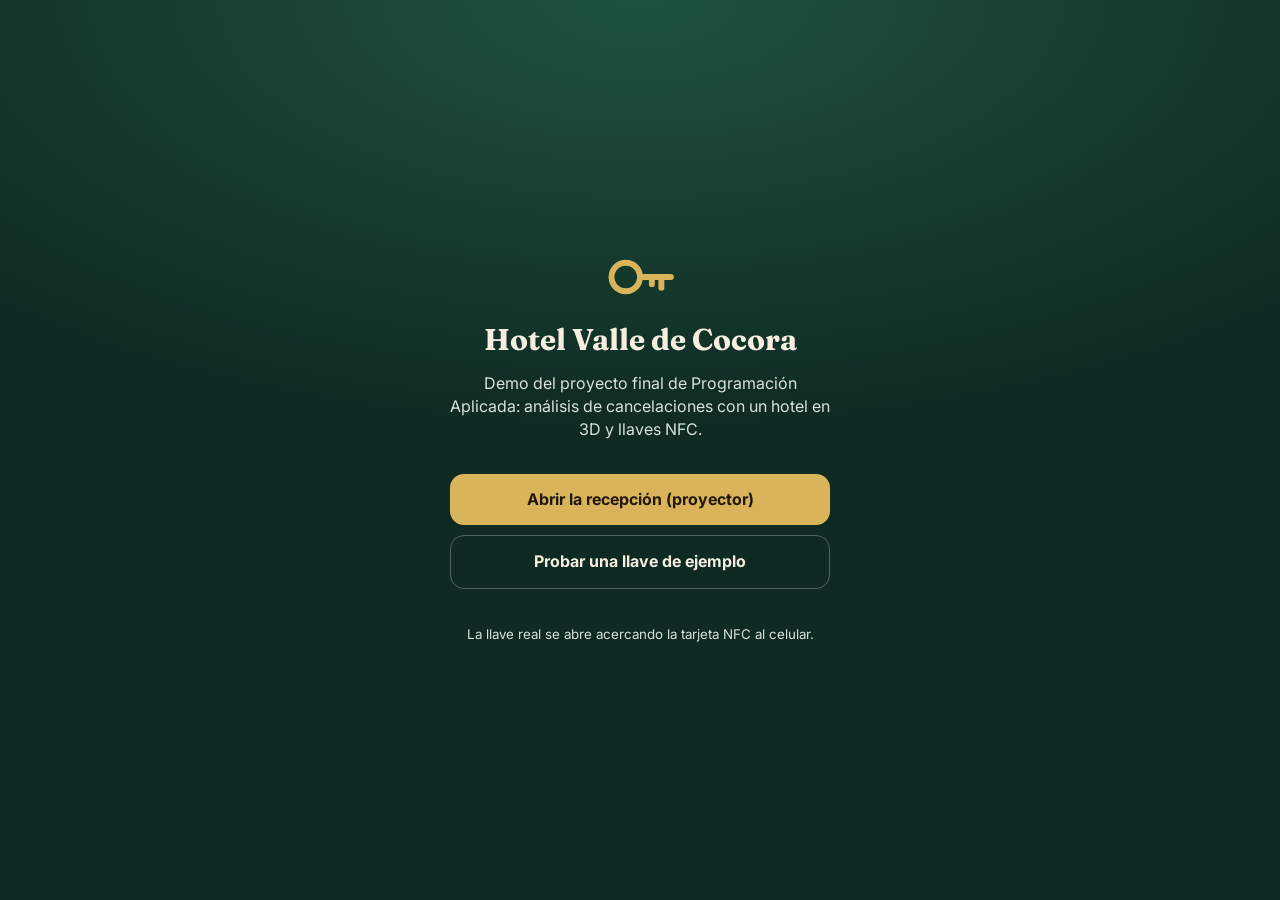
<file: index.html>
<!doctype html>
<html lang="es">
<head>
<meta charset="utf-8">
<meta name="viewport" content="width=device-width,initial-scale=1,maximum-scale=1,user-scalable=no,viewport-fit=cover">
<meta name="theme-color" content="#0f2a22">
<title>Tu llave · Hotel Valle de Cocora</title>
<link rel="preconnect" href="https://fonts.googleapis.com">
<link href="https://fonts.googleapis.com/css2?family=Fraunces:opsz,wght@9..144,500;9..144,700&family=Inter:wght@400;500;600;700&display=swap" rel="stylesheet">
<link rel="stylesheet" href="css/huesped.css">
<script type="importmap">{ "imports": { "three": "./js/vendor/three.module.js" } }</script>
<script src="js/vendor/supabase.js"></script>
</head>
<body>
<canvas id="lienzo"></canvas>

<!-- Pantallas -->
<section class="pantalla" id="p-carga">
  <div class="centro">
    <div class="llave-anim" aria-hidden="true"><svg viewBox="0 0 64 64"><circle cx="20" cy="32" r="12" fill="none" stroke="currentColor" stroke-width="5"/><path d="M32 32h26M50 32v9M42 32v6" stroke="currentColor" stroke-width="5" stroke-linecap="round" fill="none"/></svg></div>
    <h1>Hotel Valle de Cocora</h1>
    <p id="carga-txt">Leyendo tu llave…</p>
  </div>
</section>

<section class="pantalla" id="p-inactiva" hidden>
  <div class="centro">
    <div class="candado" aria-hidden="true">🔒</div>
    <h1>Llave inactiva</h1>
    <p>Acércate a recepción para que activen tu llave.</p>
    <p class="chico" id="inactiva-num"></p>
    <div class="espera"><span></span><span></span><span></span></div>
    <button class="sec" id="btn-demo" hidden>Recorrer en modo demostración</button>
  </div>
</section>

<section class="pantalla" id="p-bienvenida" hidden>
  <div class="centro tarjeta-bienvenida">
    <p class="sobre">Llave activada ✓</p>
    <h1 id="bv-nombre">¡Hola!</h1>
    <div class="ficha">
      <div class="hab"><span>Habitación</span><b id="bv-hab">—</b></div>
      <div class="fila"><span>Ubicación</span><b id="bv-ubic">—</b></div>
      <div class="fila"><span>Tipo</span><b id="bv-tipo">—</b></div>
      <div class="fila"><span>Estadía</span><b id="bv-noches">—</b></div>
    </div>
    <p class="chico">Camina por el hotel hasta tu habitación. Cuando estés a 30 m, alguien muy especial te mostrará el camino.</p>
    <button id="btn-empezar">Comenzar recorrido</button>
  </div>
</section>

<section class="pantalla transparente" id="p-final" hidden>
  <div class="centro tarjeta-bienvenida exito">
    <div class="check" aria-hidden="true">✓</div>
    <h1>¡Ya estás en la <span id="fin-hab"></span>!</h1>
    <p>Check-in completado y pago registrado. Disfruta tu estadía en el Valle de Cocora.</p>
    <button id="btn-seguir">Seguir explorando</button>
  </div>
</section>

<!-- Interfaz del recorrido -->
<div class="hud" id="hud" hidden>
  <div class="guia" id="guia">
    <div class="flecha" id="flecha" aria-hidden="true"><svg viewBox="0 0 40 40"><path d="M20 3 L33 33 L20 26 L7 33 Z" fill="currentColor"/></svg></div>
    <div class="txt">
      <small id="guia-titulo">Habitación</small>
      <b id="guia-texto">Entra al hotel</b>
    </div>
    <div class="dist"><b id="guia-dist">—</b><small>metros</small></div>
  </div>
  <canvas id="minimapa" width="240" height="240"></canvas>
  <div class="joystick" id="joystick"><div class="perilla" id="perilla"></div></div>
  <p class="ayuda" id="ayuda">Mueve con el círculo · arrastra para mirar</p>
  <button class="llevame" id="btn-llevame" aria-pressed="false">🚶 Llévame</button>
  <div class="hoja-puerta" id="hoja-puerta" hidden>
    <p><b id="hp-titulo">Estás frente a tu puerta</b><span>Toca el botón o acerca otra vez tu tarjeta al celular.</span></p>
    <button id="btn-abrir">🔑 Abrir con mi llave</button>
  </div>
  <div class="aviso" id="aviso" hidden></div>
</div>

<script type="module" src="js/huesped.js"></script>
</body>
</html>
</file>
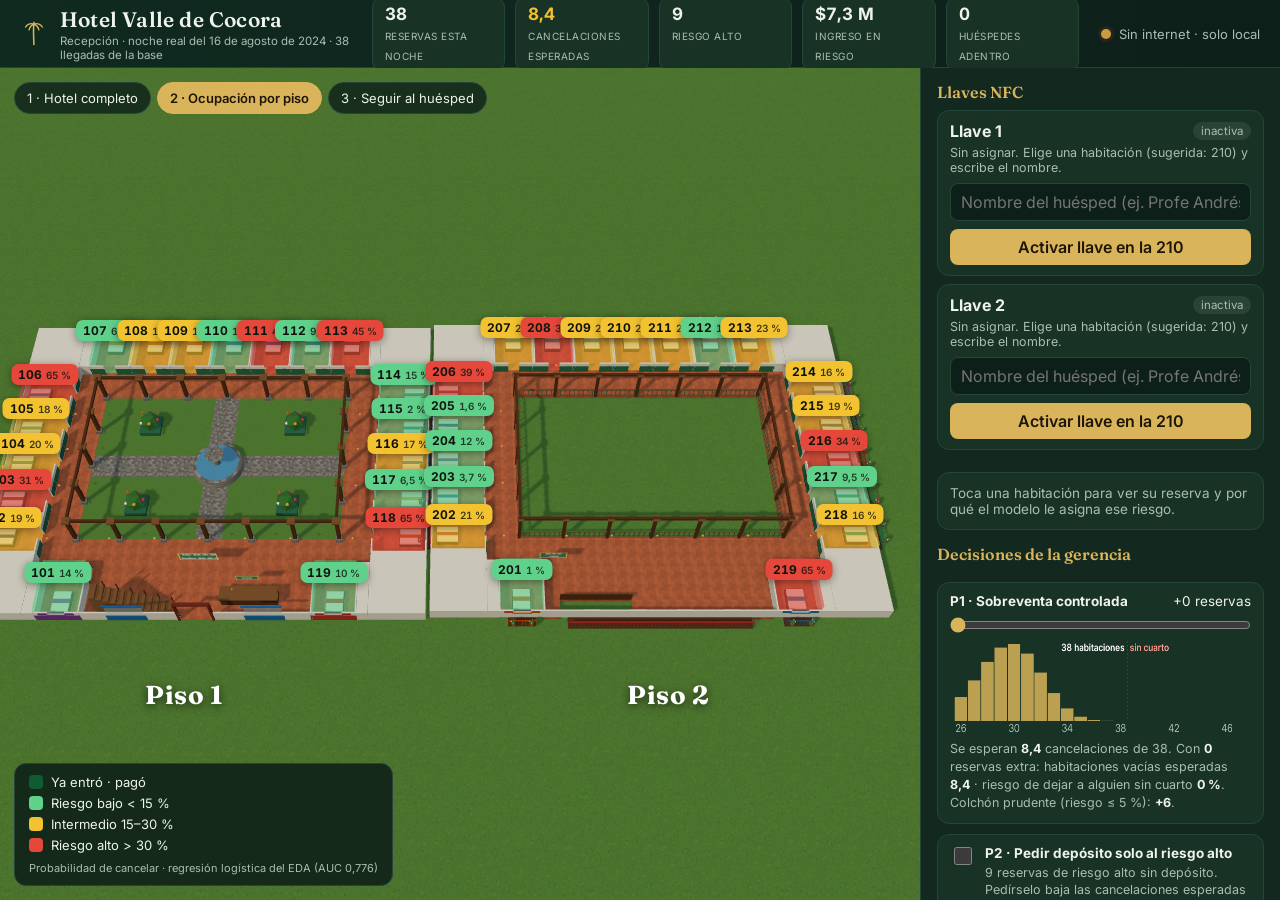
<file: recepcion.html>
<!doctype html>
<html lang="es">
<head>
<meta charset="utf-8">
<meta name="viewport" content="width=device-width,initial-scale=1">
<title>Recepción · Hotel Valle de Cocora</title>
<link rel="preconnect" href="https://fonts.googleapis.com">
<link href="https://fonts.googleapis.com/css2?family=Fraunces:opsz,wght@9..144,500;9..144,700&family=Inter:wght@400;500;600;700&display=swap" rel="stylesheet">
<link rel="stylesheet" href="css/recepcion.css">
<script type="importmap">{ "imports": { "three": "./js/vendor/three.module.js" } }</script>
<script src="js/vendor/supabase.js"></script>
<script src="js/vendor/qrcode.js"></script>
</head>
<body>
<header class="barra">
  <div class="marca">
    <svg viewBox="0 0 40 40" class="logo" aria-hidden="true"><path d="M20 4c-1 6-1 12 0 32" stroke="currentColor" stroke-width="2.2" fill="none"/><path d="M20 6c-5-2-10 0-12 4M20 6c5-2 10 0 12 4M20 6c-3 1-6 4-7 8M20 6c3 1 6 4 7 8M20 6c0-2 0-3 0-3" stroke="currentColor" stroke-width="2" fill="none" stroke-linecap="round"/></svg>
    <div>
      <h1>Hotel Valle de Cocora</h1>
      <p id="subtitulo">Recepción · cargando…</p>
    </div>
  </div>
  <div class="kpis" id="kpis"></div>
  <div class="conexion" id="conexion"><span class="punto"></span><span>Conectando…</span></div>
</header>

<main class="principal">
  <section class="escena" id="escena">
    <canvas id="lienzo"></canvas>
    <div id="etiquetas" class="etiquetas"></div>
    <div class="vistas">
      <button data-vista="hotel">1 · Hotel completo</button>
      <button data-vista="explotada" class="activo">2 · Ocupación por piso</button>
      <button data-vista="seguir">3 · Seguir al huésped</button>
    </div>
    <div class="leyenda">
      <div><i style="--c:var(--checkin)"></i>Ya entró · pagó</div>
      <div><i style="--c:var(--bajo)"></i>Riesgo bajo &lt; 15 %</div>
      <div><i style="--c:var(--medio)"></i>Intermedio 15–30 %</div>
      <div><i style="--c:var(--alto)"></i>Riesgo alto &gt; 30 %</div>
      <div class="nota">Probabilidad de cancelar · regresión logística del EDA (AUC 0,776)</div>
      <div class="nota solo-realidad">Realidad: ✓ llegó · ✕ canceló</div>
    </div>
    <div class="toasts" id="toasts"></div>
    <div class="celebracion" id="celebracion" hidden><div class="sello">✓</div><b id="cel-titulo"></b><span id="cel-sub"></span></div>
  </section>

  <aside class="panel">
    <section class="tarjeta-bloque">
      <h2>Llaves NFC</h2>
      <div id="tarjetas"></div>
    </section>

    <section class="detalle" id="detalle">
      <p class="vacio">Toca una habitación para ver su reserva y por qué el modelo le asigna ese riesgo.</p>
    </section>

    <section class="decisiones">
      <h2>Decisiones de la gerencia</h2>
      <div class="decision">
        <div class="titulo"><b>P1 · Sobreventa controlada</b><span id="p1-valor"></span></div>
        <input type="range" id="extra" min="0" max="15" value="0" aria-label="Reservas extra aceptadas">
        <canvas id="p1-graf" width="720" height="190" aria-label="Distribución de huéspedes que llegan"></canvas>
        <div class="p1-res" id="p1-res"></div>
      </div>
      <label class="decision interruptor">
        <input type="checkbox" id="esc-deposito">
        <span><b>P2 · Pedir depósito solo al riesgo alto</b><small id="p2-res"></small></span>
      </label>
      <label class="decision interruptor">
        <input type="checkbox" id="esc-politica">
        <span><b>P3 · Booking y Airbnb: Flexible → Moderada</b><small id="p3-res"></small></span>
      </label>
      <button class="revelar" id="revelar">Revelar qué pasó en la realidad</button>
      <div class="realidad" id="realidad"></div>
    </section>

    <footer class="pie">
      <button id="btn-como">¿Cómo funciona?</button>
      <button id="btn-completa">Pantalla completa</button>
      <button id="btn-qr">Código QR de respaldo</button>
      <button id="btn-simular">Simular celular</button>
      <button id="btn-reiniciar" class="peligro">Reiniciar demo</button>
    </footer>
  </aside>
</main>

<div class="modal" id="modal-qr" hidden>
  <div class="caja">
    <h2>Llave de respaldo</h2>
    <p>Si la tarjeta NFC falla, escanea este código con la cámara del celular.</p>
    <div class="qrs" id="qrs"></div>
    <button data-cerrar>Cerrar</button>
  </div>
</div>

<div class="modal" id="modal-como" hidden>
  <div class="caja como">
    <h2>¿Cómo funciona?</h2>
    <div class="flujo">
      <div class="paso"><b>1 · Tarjeta NFC</b><span>NTAG215 con un enlace grabado (<code>?t=1</code>). No guarda datos del huésped.</span></div>
      <div class="flecha-f">→</div>
      <div class="paso"><b>2 · Celular</b><span>Abre la llave en GitHub Pages. Three.js dibuja el hotel en 3D y guía al huésped.</span></div>
      <div class="flecha-f">⇄</div>
      <div class="paso"><b>3 · Tiempo real</b><span>Supabase Realtime: llave leída, posición 4 veces por segundo y check-in.</span></div>
      <div class="flecha-f">⇄</div>
      <div class="paso"><b>4 · Recepción</b><span>Asigna la llave, ve al huésped en vivo y pinta el semáforo de riesgo.</span></div>
    </div>
    <div class="flujo">
      <div class="paso ancho"><b>Modelo (del cuaderno, Paso 11)</b><span>Regresión logística con StandardScaler entrenada con llegadas hasta jun-2024 (AUC 0,776 en el año de prueba). Se exportan coeficientes, medias y escalas a JSON y el navegador calcula <code>p = 1 / (1 + e<sup>−z</sup>)</code>, con <code>z = b₀ + Σ βᵢ·(xᵢ − μᵢ)/σᵢ</code>. Da lo mismo que sklearn.</span></div>
      <div class="paso ancho"><b>Decisiones</b><span><b>P1:</b> la distribución exacta de huéspedes que llegan (Poisson-binomial) con k reservas extra. <b>P2 y P3:</b> se recalcula p cambiando el depósito o la política. Es una simulación con el modelo: muestra una asociación, no prueba causalidad.</span></div>
    </div>
    <button data-cerrar>Cerrar</button>
  </div>
</div>

<div class="celular-sim" id="celular-sim" hidden>
  <div class="marco"><iframe id="sim-frame" title="Celular simulado"></iframe></div>
  <button class="cerrar-sim" data-cerrar-sim>Cerrar simulación</button>
</div>

<script type="module" src="js/recepcion.js"></script>
</body>
</html>
</file>
<file: css/huesped.css>
:root {
  --verde: #0f2a22; --verde-2: #173d30; --crema: #f6efe1; --oro: #d9b45a; --texto: #1d2a22; --suave: #6b7a70;
  color-scheme: light;
}
* { box-sizing: border-box; -webkit-tap-highlight-color: transparent; }
html, body { margin: 0; height: 100%; overflow: hidden; background: var(--verde); font-family: Inter, system-ui, sans-serif; color: var(--crema);
  overscroll-behavior: none; user-select: none; -webkit-user-select: none; -webkit-touch-callout: none; }
#lienzo { position: fixed; inset: 0; width: 100%; height: 100%; display: block; touch-action: none; }
h1 { font-family: Fraunces, Georgia, serif; font-weight: 700; margin: .25em 0; font-size: 30px; line-height: 1.1; }
button { font: inherit; cursor: pointer; border: 0; border-radius: 14px; padding: 15px 22px; font-weight: 700; font-size: 16px; background: var(--oro); color: #22190a; width: 100%; }
button.sec { background: transparent; color: var(--crema); border: 1px solid #ffffff44; font-weight: 600; margin-top: 18px; }
[hidden] { display: none !important; }

.pantalla { position: fixed; inset: 0; z-index: 10; display: grid; place-items: center; padding: 24px;
  background: radial-gradient(120% 80% at 50% 0%, #1f5240 0%, var(--verde) 60%); text-align: center; }
.pantalla.transparente { background: #0f2a22aa; backdrop-filter: blur(3px); }
#p-inactiva, #p-bienvenida { background: radial-gradient(120% 80% at 50% 0%, #1f5240cc 0%, #0f2a22e0 65%); }
.centro { width: min(380px, 100%); }
.centro p { color: #d6e3da; line-height: 1.45; }
.chico { font-size: 13.5px; opacity: .85; }
.llave-anim { width: 76px; height: 76px; margin: 0 auto 6px; color: var(--oro); animation: girar 1.6s ease-in-out infinite; }
@keyframes girar { 50% { transform: rotate(-25deg) scale(1.08); } }
.candado { font-size: 64px; filter: grayscale(.2); }
.espera { display: flex; gap: 8px; justify-content: center; margin-top: 10px; }
.espera span { width: 9px; height: 9px; border-radius: 50%; background: var(--oro); animation: punto 1.2s infinite; }
.espera span:nth-child(2) { animation-delay: .2s; } .espera span:nth-child(3) { animation-delay: .4s; }
@keyframes punto { 50% { opacity: .2; transform: translateY(-4px); } }

.tarjeta-bienvenida { background: var(--crema); color: var(--texto); border-radius: 22px; padding: 24px 22px; box-shadow: 0 20px 60px #0008; animation: sube .5s ease-out; }
@keyframes sube { from { transform: translateY(24px); opacity: 0; } }
.tarjeta-bienvenida p { color: var(--suave); }
.tarjeta-bienvenida .sobre { margin: 0; color: #2f8f5b; font-weight: 700; font-size: 13px; letter-spacing: .4px; text-transform: uppercase; }
.ficha { background: #fff; border: 1px solid #e8dcc4; border-radius: 16px; padding: 14px 16px; margin: 14px 0; text-align: left; }
.ficha .hab { display: flex; justify-content: space-between; align-items: baseline; border-bottom: 1px dashed #e0d2b4; padding-bottom: 8px; margin-bottom: 6px; }
.ficha .hab b { font-family: Fraunces, Georgia, serif; font-size: 40px; color: #0f5b32; }
.ficha span { color: var(--suave); font-size: 13.5px; }
.ficha .fila { display: flex; justify-content: space-between; gap: 14px; padding: 3px 0; font-size: 14.5px; }
.ficha .fila b { text-align: right; }
.exito .check { width: 72px; height: 72px; margin: 0 auto; border-radius: 50%; background: #0f5b32; color: #fff; font-size: 42px; display: grid; place-items: center; animation: late 1s ease-out; }
@keyframes late { 0% { transform: scale(.3); } 60% { transform: scale(1.15); } }

/* HUD */
.hud { position: fixed; inset: 0; z-index: 5; pointer-events: none; }
.guia { position: absolute; top: max(12px, env(safe-area-inset-top)); left: 12px; right: 12px; display: flex; align-items: center; gap: 12px;
  background: #0f2a22e6; border: 1px solid #ffffff22; border-radius: 18px; padding: 10px 14px; box-shadow: 0 8px 24px #0006; transition: background .5s, border-color .5s; }
.guia.cerca { background: #2f9e44f0; border-color: #ffd23f; }
.guia .flecha { width: 44px; height: 44px; flex: none; color: var(--oro); transition: transform .15s linear; }
.guia.cerca .flecha { color: #ffd23f; }
.guia .txt { flex: 1; min-width: 0; }
.guia small { display: block; font-size: 12px; opacity: .8; }
.guia b { display: block; font-size: 16px; line-height: 1.2; }
.guia .dist { text-align: center; min-width: 54px; }
.guia .dist b { font-size: 26px; font-variant-numeric: tabular-nums; }
.guia .dist small { font-size: 10.5px; }
#minimapa { position: absolute; right: 12px; bottom: max(16px, env(safe-area-inset-bottom)); width: 120px; height: 120px; border-radius: 16px; background: #0f2a22d9; border: 1px solid #ffffff2a; }
.joystick { position: absolute; left: 22px; bottom: max(26px, env(safe-area-inset-bottom)); width: 124px; height: 124px; border-radius: 50%;
  background: #ffffff1c; border: 2px solid #ffffff55; backdrop-filter: blur(2px); }
.perilla { position: absolute; left: 50%; top: 50%; width: 54px; height: 54px; margin: -27px; border-radius: 50%; background: #f6efe1e6; box-shadow: 0 4px 12px #0006; }
.ayuda { position: absolute; left: 0; right: 0; bottom: 160px; text-align: center; font-size: 13px; text-shadow: 0 1px 4px #000; opacity: .9; margin: 0; transition: opacity 1s; }
.hoja-puerta { position: absolute; left: 12px; right: 12px; bottom: 170px; background: var(--crema); color: var(--texto); border-radius: 18px; padding: 14px; pointer-events: auto;
  box-shadow: 0 12px 40px #0008; animation: sube .3s ease-out; }
.hoja-puerta p { margin: 0 0 10px; } .hoja-puerta b { display: block; font-size: 17px; } .hoja-puerta span { font-size: 13px; color: var(--suave); }
.aviso { position: absolute; top: 140px; left: 50%; transform: translateX(-50%); background: #ffd23f; color: #1d2a22; font-weight: 700; padding: 10px 16px; border-radius: 999px;
  box-shadow: 0 8px 24px #0006; white-space: nowrap; animation: sube .35s ease-out; font-size: 14.5px; }

@media (min-width: 900px) {
  .guia { left: 50%; right: auto; transform: translateX(-50%); width: 520px; }
  #minimapa { width: 180px; height: 180px; }
  .hoja-puerta { left: 50%; right: auto; transform: translateX(-50%); width: 420px; }
}

a.boton { display: block; margin: 10px 0; padding: 14px; border-radius: 14px; background: var(--oro); color: #22190a; font-weight: 700; text-decoration: none; }
a.boton.sec { background: transparent; color: var(--crema); border: 1px solid #ffffff44; }

@media (max-height: 700px) { .hoja-puerta { bottom: 158px; } .joystick { width: 112px; height: 112px; } #minimapa { width: 104px; height: 104px; } .ayuda { bottom: 146px; } }

.llevame { position: absolute; right: 12px; top: calc(max(12px, env(safe-area-inset-top)) + 84px); width: auto; padding: 10px 16px; border-radius: 999px;
  font-size: 14px; background: #0f2a22d9; color: var(--crema); border: 1px solid #ffffff44; pointer-events: auto; box-shadow: 0 6px 18px #0006; }
.llevame[aria-pressed="true"] { background: var(--oro); color: #22190a; border-color: var(--oro); }
</file>
<file: css/recepcion.css>
:root {
  --fondo: #0d1f19;
  --panel: #13291f;
  --panel-2: #183326;
  --linea: #24463a;
  --texto: #eef3ec;
  --suave: #a9bdb2;
  --oro: #d9b45a;
  --checkin: #0f5b32;
  --bajo: #5fd18a;
  --medio: #f2c230;
  --alto: #e5483b;
  --libre: #9aa3ad;
  color-scheme: dark;
}
* { box-sizing: border-box; }
html, body { margin: 0; height: 100%; background: var(--fondo); color: var(--texto); font-family: Inter, system-ui, sans-serif; overflow: hidden; }
button { font: inherit; cursor: pointer; }
h1, h2 { font-family: Fraunces, Georgia, serif; font-weight: 600; margin: 0; }

.barra { height: 68px; display: flex; align-items: center; gap: 22px; padding: 0 20px; border-bottom: 1px solid var(--linea); background: linear-gradient(90deg, #102a20, #0d1f19); }
.marca { display: flex; align-items: center; gap: 12px; min-width: 0; flex: 0 1 330px; }
.logo { width: 38px; height: 38px; color: var(--oro); }
.marca h1 { font-size: 21px; letter-spacing: .2px; }
.marca p { margin: 2px 0 0; font-size: 12.5px; color: var(--suave); }
.kpis { display: flex; gap: 10px; flex: 1; justify-content: center; }
.kpi { background: var(--panel-2); border: 1px solid var(--linea); border-radius: 10px; padding: 6px 12px; min-width: 0; flex: 0 1 140px; }
.kpi b { display: block; font-size: 19px; font-variant-numeric: tabular-nums; }
.kpi span { font-size: 11px; color: var(--suave); text-transform: uppercase; letter-spacing: .5px; }
.kpi.alerta b { color: var(--medio); }
.conexion { display: flex; align-items: center; gap: 8px; font-size: 13px; color: var(--suave); white-space: nowrap; }
.conexion .punto { width: 10px; height: 10px; border-radius: 50%; background: #c94; box-shadow: 0 0 0 3px #c9443322; }
.conexion.ok .punto { background: #3ddc84; box-shadow: 0 0 0 3px #3ddc8433; }

.principal { display: grid; grid-template-columns: 1fr 400px; height: calc(100% - 68px); }
.escena { position: relative; overflow: hidden; }
#lienzo { width: 100%; height: 100%; display: block; }
.etiquetas { position: absolute; inset: 0; pointer-events: none; }
.etq { position: absolute; transform: translate(-50%, -100%); padding: 3px 7px; border-radius: 7px; font-size: 12px; font-weight: 700; color: #10140f;
  background: var(--c); box-shadow: 0 2px 8px #0006; white-space: nowrap; pointer-events: auto; cursor: pointer; transition: transform .2s, opacity .2s; font-variant-numeric: tabular-nums; }
.etq small { font-weight: 600; opacity: .8; margin-left: 4px; }
.etq.oscuro { color: #eafff1; }
.etq.sel { outline: 3px solid #fff; z-index: 3; transform: translate(-50%, -100%) scale(1.15); }
.etq.lejos { opacity: .0; pointer-events: none; }
.etq.cancelo::after { content: '✕'; margin-left: 5px; background: #1b1b1b; color: #fff; border-radius: 4px; padding: 0 4px; font-size: 11px; }
.etq.vino::after { content: '✓'; margin-left: 5px; background: #ffffffcc; color: #123; border-radius: 4px; padding: 0 4px; font-size: 11px; }
.etq.huesped { background: #fff; color: #0f3d27; border: 2px solid var(--oro); font-size: 13px; z-index: 4; }

.vistas { position: absolute; top: 14px; left: 14px; display: flex; gap: 6px; }
.vistas button { background: #0d1f19cc; color: var(--texto); border: 1px solid var(--linea); padding: 7px 12px; border-radius: 999px; font-size: 13px; backdrop-filter: blur(6px); }
.vistas button.activo { background: var(--oro); color: #1d1606; border-color: var(--oro); font-weight: 600; }
.leyenda { position: absolute; bottom: 14px; left: 14px; background: #0d1f19dd; border: 1px solid var(--linea); border-radius: 12px; padding: 10px 14px; font-size: 13px; display: grid; gap: 5px; backdrop-filter: blur(6px); }
.leyenda i { display: inline-block; width: 14px; height: 14px; border-radius: 4px; background: var(--c); margin-right: 8px; vertical-align: -2px; }
.leyenda .nota { font-size: 11px; color: var(--suave); margin-top: 3px; }

.toasts { position: absolute; bottom: 14px; right: 14px; display: flex; flex-direction: column-reverse; gap: 8px; width: min(360px, 45%); }
.toast { background: #fffdf6; color: #14231b; border-radius: 12px; padding: 12px 14px; box-shadow: 0 10px 30px #0007; font-size: 14px; animation: entra .35s ease-out; border-left: 6px solid var(--c, var(--oro)); }
.toast b { display: block; font-size: 15px; margin-bottom: 2px; }
@keyframes entra { from { transform: translateY(-10px); opacity: 0; } }

.panel { background: var(--panel); border-left: 1px solid var(--linea); overflow-y: auto; padding: 14px 16px 10px; display: flex; flex-direction: column; gap: 14px; }
.panel h2 { font-size: 16px; margin-bottom: 8px; color: var(--oro); }
.tarjeta { background: var(--panel-2); border: 1px solid var(--linea); border-radius: 12px; padding: 10px 12px; margin-bottom: 8px; }
.tarjeta .fila { display: flex; align-items: center; justify-content: space-between; gap: 8px; }
.tarjeta .nombre-t { font-weight: 700; }
.tarjeta .estado { font-size: 12.5px; color: var(--suave); margin-top: 4px; min-height: 18px; }
.tarjeta .estado.vivo { color: #8ff0b5; }
.tarjeta input { width: 100%; margin-top: 8px; padding: 8px 10px; border-radius: 8px; border: 1px solid var(--linea); background: #0d1f19; color: var(--texto); font: inherit; }
.tarjeta .acciones { display: flex; gap: 6px; margin-top: 8px; }
.tarjeta .acciones button { flex: 1; padding: 8px; border-radius: 8px; border: 0; background: var(--oro); color: #1d1606; font-weight: 600; }
.tarjeta .acciones button.sec { background: transparent; color: var(--suave); border: 1px solid var(--linea); flex: 0 0 auto; }
.pill { font-size: 11.5px; padding: 2px 8px; border-radius: 999px; background: #ffffff14; color: var(--suave); }
.pill.on { background: #3ddc8422; color: #8ff0b5; }

.detalle { background: var(--panel-2); border: 1px solid var(--linea); border-radius: 12px; padding: 12px; }
.detalle .vacio { color: var(--suave); font-size: 13.5px; margin: 0; }
.detalle .cab { display: flex; justify-content: space-between; align-items: baseline; }
.detalle .cab h3 { font-family: Fraunces, Georgia, serif; font-size: 22px; margin: 0; }
.detalle .prob { font-size: 30px; font-weight: 700; font-variant-numeric: tabular-nums; }
.medidor { height: 8px; border-radius: 4px; background: linear-gradient(90deg, var(--bajo) 0 15%, var(--medio) 15% 30%, var(--alto) 30% 100%); position: relative; margin: 6px 0 10px; }
.medidor i { position: absolute; top: -4px; width: 4px; height: 16px; background: #fff; border-radius: 2px; transform: translateX(-2px); box-shadow: 0 0 0 2px #0008; }
.datos { display: grid; grid-template-columns: 1fr 1fr; gap: 4px 12px; font-size: 12.5px; color: var(--suave); }
.datos b { color: var(--texto); font-weight: 600; }
.factores { margin: 10px 0 0; padding: 0; list-style: none; font-size: 13px; display: grid; gap: 4px; }
.factores li { display: flex; justify-content: space-between; gap: 8px; }
.factores .sube { color: #ff9b8f; } .factores .baja { color: #8ff0b5; }
.reco { margin-top: 10px; padding: 9px 11px; border-radius: 9px; font-size: 13.5px; background: #ffffff0d; border-left: 4px solid var(--c, var(--oro)); }

.decisiones { display: grid; gap: 10px; }
.decision { background: var(--panel-2); border: 1px solid var(--linea); border-radius: 12px; padding: 10px 12px; font-size: 13.5px; }
.decision .titulo { display: flex; justify-content: space-between; }
.decision input[type=range] { width: 100%; accent-color: var(--oro); margin: 8px 0 4px; }
.p1-res { font-size: 12.5px; color: var(--suave); line-height: 1.45; }
.p1-res b { color: var(--texto); }
.interruptor { display: flex; gap: 10px; align-items: flex-start; cursor: pointer; }
.interruptor input { width: 18px; height: 18px; accent-color: var(--oro); margin-top: 2px; flex: none; }
.interruptor small { display: block; color: var(--suave); font-size: 12.5px; margin-top: 3px; line-height: 1.4; }
.revelar { padding: 10px; border-radius: 10px; border: 1px dashed var(--oro); background: transparent; color: var(--oro); font-weight: 600; }
.revelar.on { background: var(--oro); color: #1d1606; }
.realidad { font-size: 13px; color: var(--suave); line-height: 1.5; }
.realidad b { color: var(--texto); }
.pie { display: flex; gap: 6px; flex-wrap: wrap; margin-top: auto; padding-top: 6px; }
.pie button { flex: 1; padding: 8px; font-size: 12.5px; border-radius: 8px; border: 1px solid var(--linea); background: transparent; color: var(--suave); }
.pie .peligro:hover { border-color: var(--alto); color: var(--alto); }

.modal { position: fixed; inset: 0; background: #000a; display: grid; place-items: center; z-index: 20; }
.modal[hidden] { display: none; }
.modal .caja { background: #fffdf6; color: #14231b; border-radius: 16px; padding: 22px 26px; text-align: center; max-width: 90vw; }
.modal .qrs { display: flex; gap: 24px; justify-content: center; margin: 14px 0; }
.modal .qrs figure { margin: 0; } .modal .qrs figcaption { font-weight: 600; margin-top: 4px; }
.modal button { padding: 8px 18px; border-radius: 8px; border: 0; background: #14231b; color: #fff; }

.celular-sim { position: fixed; right: 420px; bottom: 16px; z-index: 15; display: grid; gap: 6px; justify-items: center; }
.celular-sim[hidden] { display: none; }
.celular-sim .marco { height: min(620px, calc(100vh - 150px)); width: calc(min(620px, calc(100vh - 150px)) * .48); border-radius: 36px; border: 10px solid #111; background: #000; overflow: hidden; box-shadow: 0 20px 60px #000c; }
.celular-sim iframe { width: 100%; height: 100%; border: 0; }
.cerrar-sim { padding: 6px 12px; border-radius: 999px; border: 0; background: #fff; color: #111; font-size: 12.5px; }

.rotulo { position: absolute; transform: translate(-50%, 0); font-family: Fraunces, Georgia, serif; font-size: 26px; font-weight: 700; color: #fff;
  text-shadow: 0 2px 10px #000a; letter-spacing: .5px; transition: opacity .4s; pointer-events: none; }

.solo-realidad { display: none; } body.realidad .solo-realidad { display: block; color: #fff; }

@media (max-width: 1400px) { .kpi span { font-size: 10px; } .kpi b { font-size: 17px; } .marca p { font-size: 11.5px; } .principal { grid-template-columns: 1fr 360px; } .celular-sim { right: 380px; } }

#p1-graf { width: 100%; height: 95px; display: block; margin: 2px 0 6px; }

.modal .como { max-width: 980px; text-align: left; }
.como h2 { margin-bottom: 12px; }
.flujo { display: flex; gap: 10px; align-items: stretch; margin-bottom: 12px; }
.flujo .paso { flex: 1; background: #f3ecdc; border-radius: 12px; padding: 12px; font-size: 13.5px; line-height: 1.45; }
.flujo .paso > b { display: block; margin-bottom: 4px; color: #0f5b32; }
.flujo .paso.ancho { flex: 1 1 50%; }
.flujo .flecha-f { align-self: center; font-size: 22px; color: #b08a2e; font-weight: 700; }
.como code { background: #fff; padding: 1px 5px; border-radius: 4px; font-size: 12.5px; }
.como > button { margin-top: 4px; }

.celebracion { position: absolute; left: 50%; top: 76%; transform: translate(-50%, -50%); background: #0f5b32f2; color: #fff; border: 3px solid #d9b45a;
  border-radius: 22px; padding: 22px 34px; text-align: center; box-shadow: 0 20px 60px #000a; animation: celebra .6s cubic-bezier(.2,1.4,.4,1); z-index: 5; pointer-events: none; }
.celebracion .sello { width: 64px; height: 64px; margin: 0 auto 8px; border-radius: 50%; background: #fff; color: #0f5b32; font-size: 40px; font-weight: 800; display: grid; place-items: center; }
.celebracion b { display: block; font-family: Fraunces, Georgia, serif; font-size: 30px; }
.celebracion span { display: block; margin-top: 4px; font-size: 16px; opacity: .9; }
@keyframes celebra { from { transform: translate(-50%, -50%) scale(.6); opacity: 0; } }
</file>
